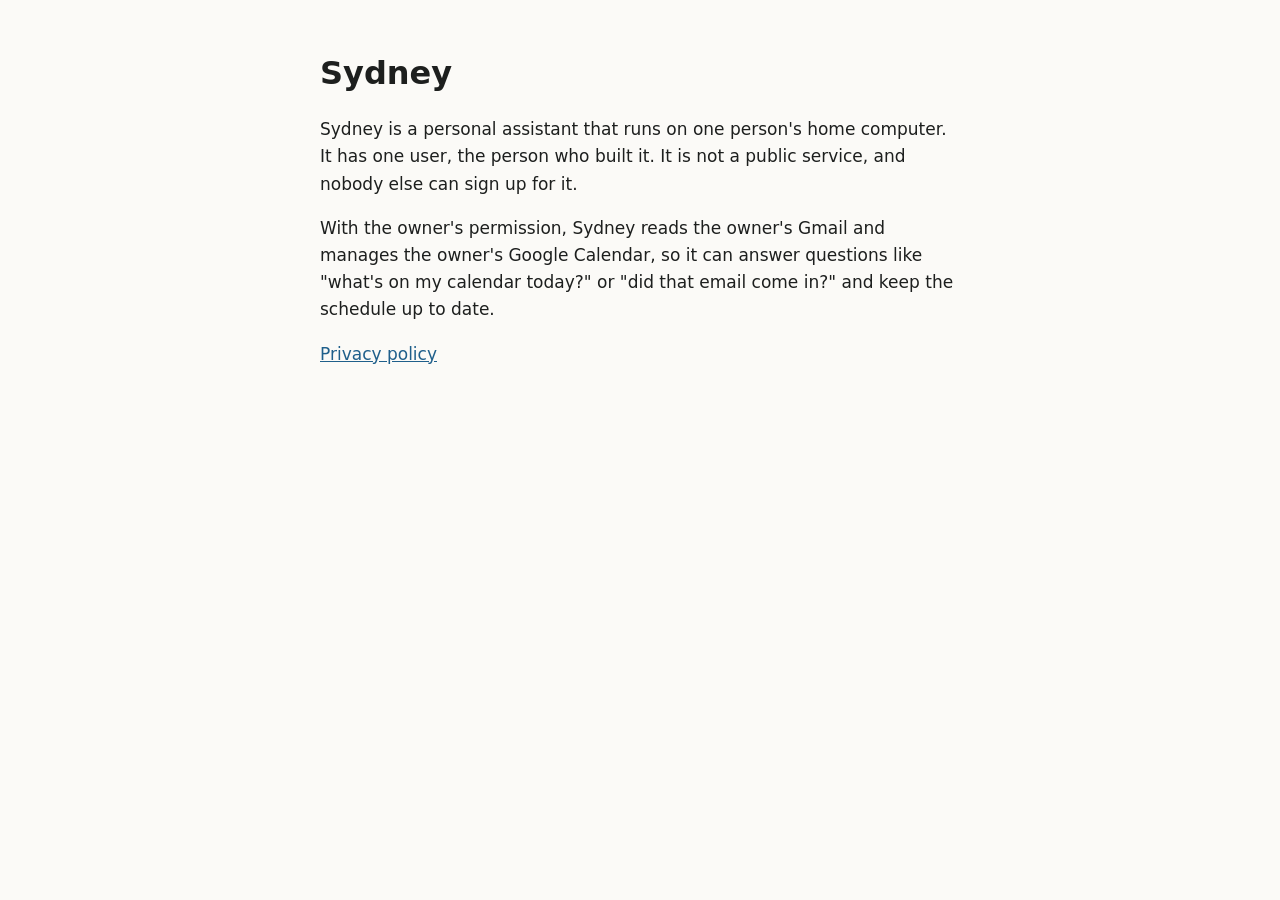
<file: index.html>
<!doctype html>
<html lang="en">
<head>
<meta charset="utf-8">
<meta name="viewport" content="width=device-width, initial-scale=1">
<title>Sydney</title>
<link rel="stylesheet" href="style.css">
</head>
<body>
<main>
<h1>Sydney</h1>
<p>Sydney is a personal assistant that runs on one person's home computer. It has one user, the
person who built it. It is not a public service, and nobody else can sign up for it.</p>
<p>With the owner's permission, Sydney reads the owner's Gmail and manages the owner's Google
Calendar, so it can answer questions like "what's on my calendar today?" or "did that email come
in?" and keep the schedule up to date.</p>
<p><a href="privacy.html">Privacy policy</a></p>
</main>
</body>
</html>
</file>
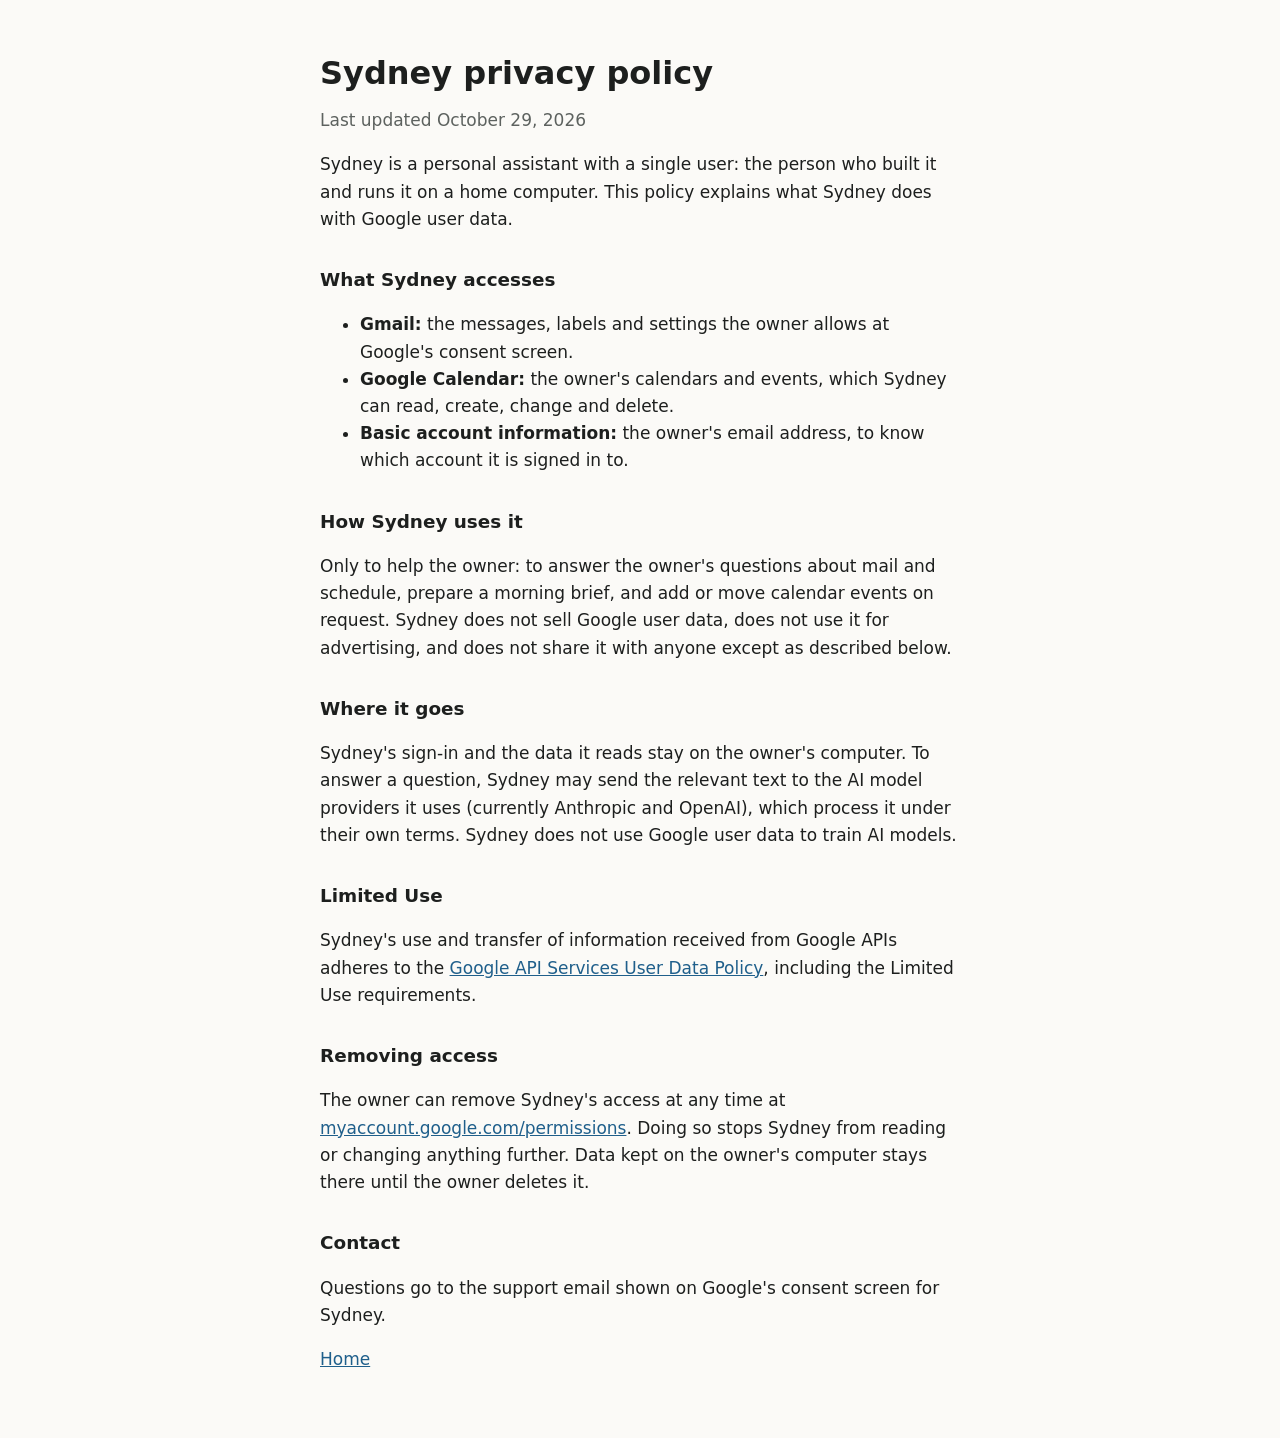
<file: privacy.html>
<!doctype html>
<html lang="en">
<head>
<meta charset="utf-8">
<meta name="viewport" content="width=device-width, initial-scale=1">
<title>Sydney privacy policy</title>
<link rel="stylesheet" href="style.css">
</head>
<body>
<main>
<h1>Sydney privacy policy</h1>
<p class="date">Last updated October 29, 2026</p>

<p>Sydney is a personal assistant with a single user: the person who built it and runs it on a home
computer. This policy explains what Sydney does with Google user data.</p>

<h2>What Sydney accesses</h2>
<ul>
<li><strong>Gmail:</strong> the messages, labels and settings the owner allows at Google's
consent screen.</li>
<li><strong>Google Calendar:</strong> the owner's calendars and events, which Sydney can read,
create, change and delete.</li>
<li><strong>Basic account information:</strong> the owner's email address, to know which account
it is signed in to.</li>
</ul>

<h2>How Sydney uses it</h2>
<p>Only to help the owner: to answer the owner's questions about mail and schedule, prepare a
morning brief, and add or move calendar events on request. Sydney does not sell Google user
data, does not use it for advertising, and does not share it with anyone except as described
below.</p>

<h2>Where it goes</h2>
<p>Sydney's sign-in and the data it reads stay on the owner's computer. To answer a question,
Sydney may send the relevant text to the AI model providers it uses (currently Anthropic and
OpenAI), which process it under their own terms. Sydney does not use Google user data to train
AI models.</p>

<h2>Limited Use</h2>
<p>Sydney's use and transfer of information received from Google APIs adheres to the
<a href="https://developers.google.com/terms/api-services-user-data-policy">Google API Services
User Data Policy</a>, including the Limited Use requirements.</p>

<h2>Removing access</h2>
<p>The owner can remove Sydney's access at any time at
<a href="https://myaccount.google.com/permissions">myaccount.google.com/permissions</a>. Doing so
stops Sydney from reading or changing anything further. Data kept on the owner's computer stays
there until the owner deletes it.</p>

<h2>Contact</h2>
<p>Questions go to the support email shown on Google's consent screen for Sydney.</p>

<p><a href="index.html">Home</a></p>
</main>
</body>
</html>
</file>
<file: style.css>
:root { color-scheme: light dark; --bg: #fbfaf7; --ink: #1d1f1e; --mute: #5d625f; --link: #1f5f8b; }
@media (prefers-color-scheme: dark) { :root { --bg: #141716; --ink: #e9e6df; --mute: #a3a8a4; --link: #8cc2e6; } }
body { margin: 0; background: var(--bg); color: var(--ink); font: 17px/1.6 system-ui, sans-serif; }
main { max-width: 40rem; margin: 0 auto; padding: 3rem 1rem; }
h1 { font-size: 2rem; margin: 0 0 1rem; }
h2 { font-size: 1.15rem; margin: 2rem 0 0.5rem; }
a { color: var(--link); }
.date { color: var(--mute); margin-top: -0.5rem; }
</file>
